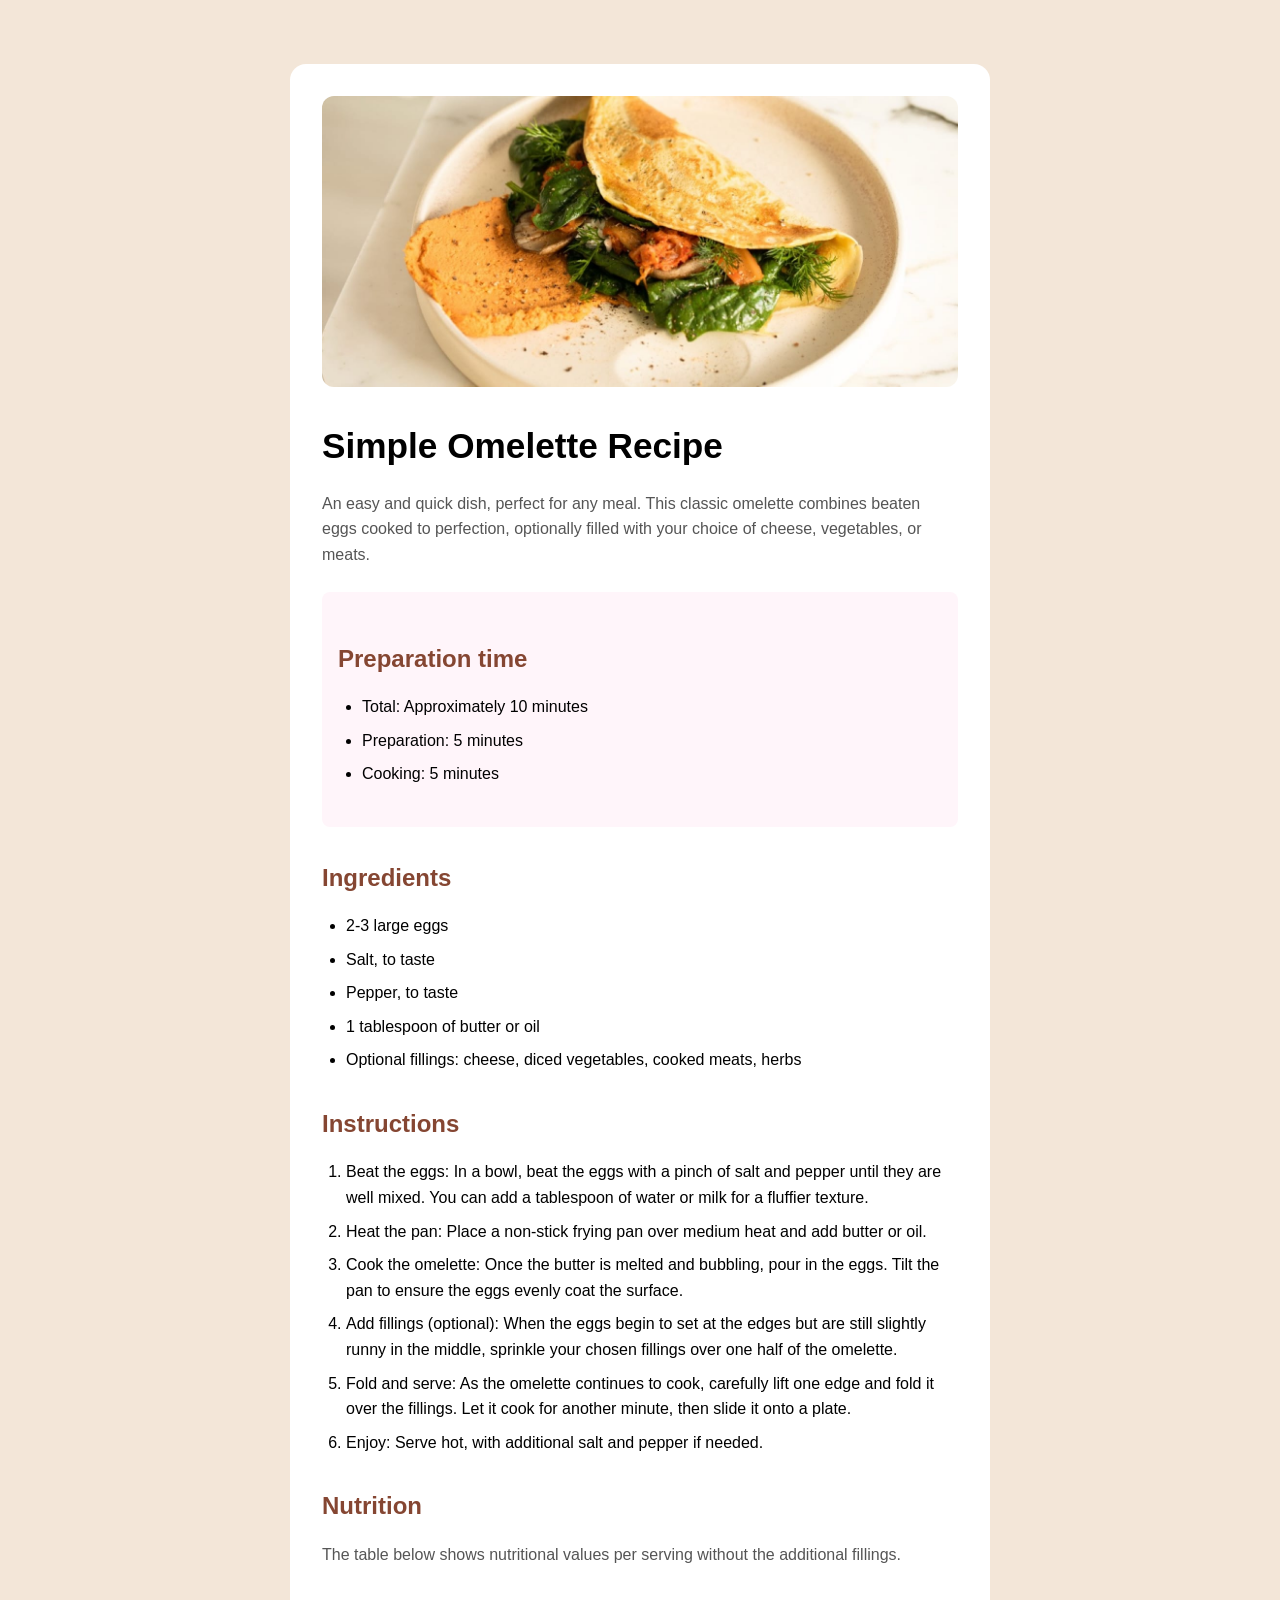
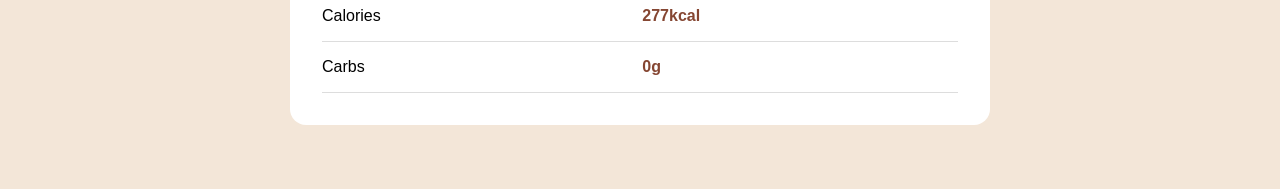
<file: index.html>
<!DOCTYPE html>
<html lang="en">
  <head>
    <meta charset="UTF-8" />
    <meta name="viewport" content="width=device-width, initial-scale=1.0" />
    <link rel="stylesheet" href="./style.css" />

    <link
      rel="icon"
      type="image/png"
      sizes="32x32"
      href="./assets/images/favicon-32x32.png"
    />

    <title>Recipe page</title>
  </head>
  <body>
    <main class="container">
      <img src="./assets/images/image-omelette.jpeg" alt="Omelette" />
      <h1>Simple Omelette Recipe</h1>

      <p>
        An easy and quick dish, perfect for any meal. This classic omelette
        combines beaten eggs cooked to perfection, optionally filled with your
        choice of cheese, vegetables, or meats.
      </p>
      <div class="prepTime">
      <h2>Preparation time</h2>
      <ul>
        <li>Total: Approximately 10 minutes</li>
        <li>Preparation: 5 minutes</li>
        <li>Cooking: 5 minutes</li>
      </ul>
      </div>
      <h2>Ingredients</h2>
      <ul>
        <li>2-3 large eggs</li>
        <li>Salt, to taste</li>
        <li>Pepper, to taste</li>
        <li>1 tablespoon of butter or oil</li>
        <li>
          Optional fillings: cheese, diced vegetables, cooked meats, herbs
        </li>
      </ul>
      <h2>Instructions</h2>
      <ol>
        <li>
          Beat the eggs: In a bowl, beat the eggs with a pinch of salt and
          pepper until they are well mixed. You can add a tablespoon of water or
          milk for a fluffier texture.
        </li>

        <li>
          Heat the pan: Place a non-stick frying pan over medium heat and add
          butter or oil.
        </li>

        <li>
          Cook the omelette: Once the butter is melted and bubbling, pour in the
          eggs. Tilt the pan to ensure the eggs evenly coat the surface.
        </li>

        <li>
          Add fillings (optional): When the eggs begin to set at the edges but
          are still slightly runny in the middle, sprinkle your chosen fillings
          over one half of the omelette.
        </li>

        <li>
          Fold and serve: As the omelette continues to cook, carefully lift one
          edge and fold it over the fillings. Let it cook for another minute,
          then slide it onto a plate.
        </li>

        <li>Enjoy: Serve hot, with additional salt and pepper if needed.</li>
      </ol>
      <h2>Nutrition</h2>

      <p>
        The table below shows nutritional values per serving without the
        additional fillings.
      </p>
      <table>
        <tbody>
          <table>
            <tr>
              <td>Calories</td>
              <td>277kcal</td>
            </tr>
            <tr>
              <td>Carbs</td>
              <td>0g</td>
            </tr>
          </table>
        </tbody>
      </table>
    </main>
  </body>
</html>
</file>
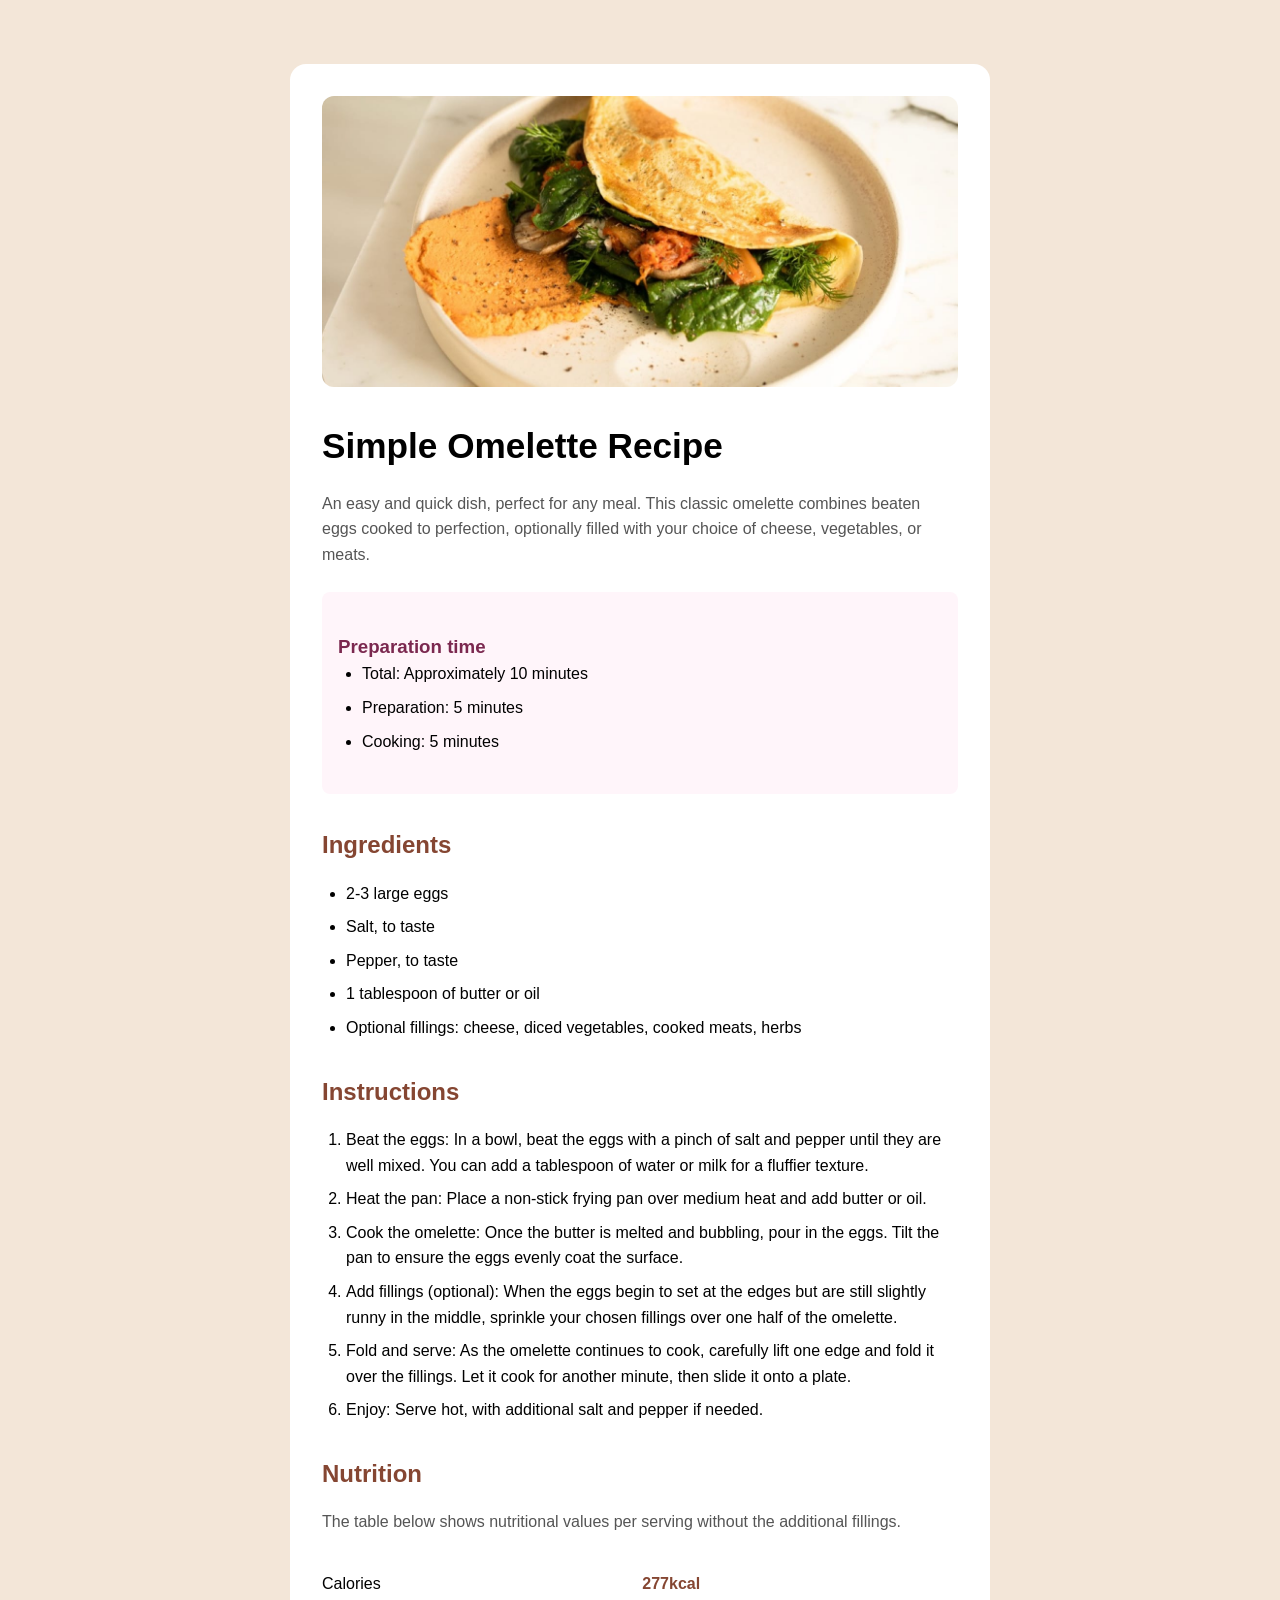
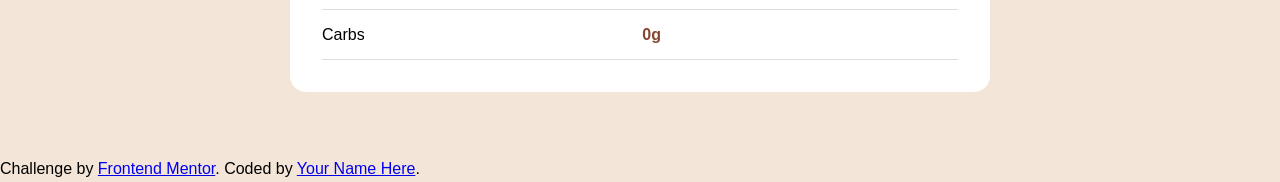
<file: recipe-page-main/index.html>
<!DOCTYPE html>
<html lang="en">
  <head>
    <meta charset="UTF-8" />
    <meta name="viewport" content="width=device-width, initial-scale=1.0" />
    <link rel="stylesheet" href="./style.css" />

    <link
      rel="icon"
      type="image/png"
      sizes="32x32"
      href="./assets/images/favicon-32x32.png"
    />

    <title>Recipe page</title>
  </head>
  <body>
    <main class="container">
      <img src="./assets/images/image-omelette.jpeg" />
      <h1>Simple Omelette Recipe</h1>

      <p>
        An easy and quick dish, perfect for any meal. This classic omelette
        combines beaten eggs cooked to perfection, optionally filled with your
        choice of cheese, vegetables, or meats.
      </p>
      <div class="prepTime">
      <h3>Preparation time</h3>
      <ul>
        <li>Total: Approximately 10 minutes</li>
        <li>Preparation: 5 minutes</li>
        <li>Cooking: 5 minutes</li>
      </ul>
      </div>
      <h2>Ingredients</h2>
      <ul>
        <li>2-3 large eggs</li>
        <li>Salt, to taste</li>
        <li>Pepper, to taste</li>
        <li>1 tablespoon of butter or oil</li>
        <li>
          Optional fillings: cheese, diced vegetables, cooked meats, herbs
        </li>
      </ul>
      <h2>Instructions</h2>
      <ol>
        <li>
          Beat the eggs: In a bowl, beat the eggs with a pinch of salt and
          pepper until they are well mixed. You can add a tablespoon of water or
          milk for a fluffier texture.
        </li>

        <li>
          Heat the pan: Place a non-stick frying pan over medium heat and add
          butter or oil.
        </li>

        <li>
          Cook the omelette: Once the butter is melted and bubbling, pour in the
          eggs. Tilt the pan to ensure the eggs evenly coat the surface.
        </li>

        <li>
          Add fillings (optional): When the eggs begin to set at the edges but
          are still slightly runny in the middle, sprinkle your chosen fillings
          over one half of the omelette.
        </li>

        <li>
          Fold and serve: As the omelette continues to cook, carefully lift one
          edge and fold it over the fillings. Let it cook for another minute,
          then slide it onto a plate.
        </li>

        <li>Enjoy: Serve hot, with additional salt and pepper if needed.</li>
      </ol>
      <h2>Nutrition</h2>

      <p>
        The table below shows nutritional values per serving without the
        additional fillings.
      </p>
      <table>
        <tbody>
          <table>
            <tr>
              <td>Calories</td>
              <td>277kcal</td>
            </tr>
            <tr>
              <td>Carbs</td>
              <td>0g</td>
            </tr>
          </table>
        </tbody>
      </table>
    </main>
    <div class="attribution">
      Challenge by
      <a href="https://www.frontendmentor.io?ref=challenge" target="_blank"
        >Frontend Mentor</a
      >. Coded by <a href="#">Your Name Here</a>.
    </div>
  </body>
</html>
</file>
<file: style.css>
*{
    margin: 0;
    padding: 0;
    box-sizing: border-box;
}
body{
 background-color: hsl(30, 54%, 90%);
 font-family: "Segoe UI", sans-serif;
 line-height: 1.6;
}
.container{
background-color: white;
max-width: 700px;
margin: 4rem auto;
padding: 2rem;
border-radius: 16px;
}
.container img{
    width: 100%;
    border-radius: 12px;
    margin-bottom: 1.5rem;
}
h1 {
  font-size: 2.2rem;
  margin-bottom: 1rem;
}

h2 {
  margin-top: 2rem;
  margin-bottom: 1rem;
  color: hsl(14, 45%, 36%);
}

h3 {
  color: hsl(332, 51%, 32%);
  margin-top: 1.5rem;
}

p {
  margin-bottom: 1.5rem;
  color: #555;
}
ul,
ol {
  padding-left: 1.5rem;
  margin-bottom: 1.5rem;
}

li {
  margin-bottom: 0.5rem;
}
.prepTime {
  background-color: hsl(330, 100%, 98%);
  padding: 1rem;
  border-radius: 8px;
}

table {
  width: 100%;
  border-collapse: collapse;
}

td {
  padding: 0.75rem 0;
  border-bottom: 1px solid #ddd;
}

td:last-child {
  font-weight: bold;
  color: hsl(14, 45%, 36%);
}
</file>
<file: recipe-page-main/style.css>
*{
    margin: 0;
    padding: 0;
    box-sizing: border-box;
}
body{
 background-color: hsl(30, 54%, 90%);
 font-family: "Segoe UI", sans-serif;
 line-height: 1.6;
}
.container{
background-color: white;
max-width: 700px;
margin: 4rem auto;
padding: 2rem;
border-radius: 16px;
}
.container img{
    width: 100%;
    border-radius: 12px;
    margin-bottom: 1.5rem;
}
h1 {
  font-size: 2.2rem;
  margin-bottom: 1rem;
}

h2 {
  margin-top: 2rem;
  margin-bottom: 1rem;
  color: hsl(14, 45%, 36%);
}

h3 {
  color: hsl(332, 51%, 32%);
  margin-top: 1.5rem;
}

p {
  margin-bottom: 1.5rem;
  color: #555;
}
ul,
ol {
  padding-left: 1.5rem;
  margin-bottom: 1.5rem;
}

li {
  margin-bottom: 0.5rem;
}
.prepTime {
  background-color: hsl(330, 100%, 98%);
  padding: 1rem;
  border-radius: 8px;
}

table {
  width: 100%;
  border-collapse: collapse;
}

td {
  padding: 0.75rem 0;
  border-bottom: 1px solid #ddd;
}

td:last-child {
  font-weight: bold;
  color: hsl(14, 45%, 36%);
}
</file>
